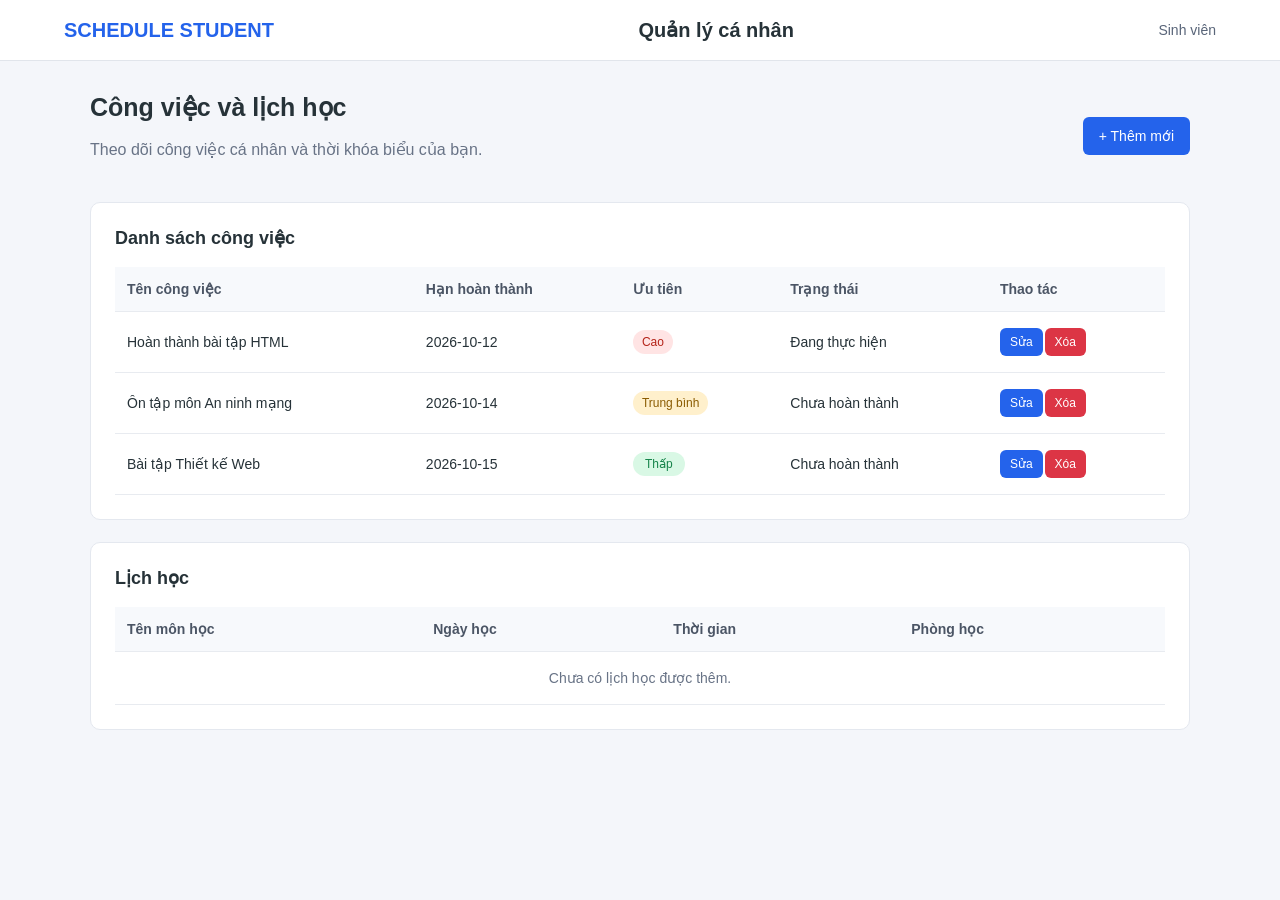
<file: quan_ly_cong_viec_sua_xoa/index.html>
<!DOCTYPE html>
<html lang="vi">
<head>
<meta charset="UTF-8">
<meta name="viewport" content="width=device-width, initial-scale=1.0">
<title>Quản lý cá nhân</title>
<link rel="stylesheet" href="style.css">
</head>
<body>
<header class="header">
  <a class="logo" href="index.html">SCHEDULE STUDENT</a>
  <h1>Quản lý cá nhân</h1>
  <span class="user">Sinh viên</span>
</header>
<main class="container">
  <div class="page-heading">
    <div><h2>Công việc và lịch học</h2><p>Theo dõi công việc cá nhân và thời khóa biểu của bạn.</p></div>
    <a class="button" href="tao.html">+ Thêm mới</a>
  </div>

  <section class="panel">
    <h3>Danh sách công việc</h3>
    <div class="table-wrap">
      <table>
        <thead><tr><th>Tên công việc</th><th>Hạn hoàn thành</th><th>Ưu tiên</th><th>Trạng thái</th><th>Thao tác</th></tr></thead>
        <tbody id="taskList"></tbody>
      </table>
    </div>
  </section>

  <section class="panel">
    <h3>Lịch học</h3>
    <div class="table-wrap">
      <table>
        <thead><tr><th>Tên môn học</th><th>Ngày học</th><th>Thời gian</th><th>Phòng học</th></tr></thead>
        <tbody id="courseList"></tbody>
      </table>
    </div>
  </section>
</main>
<script>
function readData(key) {
  try { return JSON.parse(localStorage.getItem(key) || "[]"); }
  catch (error) { return []; }
}
function saveData(key, data) {
  localStorage.setItem(key, JSON.stringify(data));
}

// Tạo dữ liệu mẫu lần đầu mở trang.
let tasks = readData("tasks");
if (tasks.length === 0 && localStorage.getItem("tasksInitialized") !== "yes") {
  tasks = [
    { id: Date.now() + 1, title: "Hoàn thành bài tập HTML", description: "", startDate: "2026-10-10", endDate: "2026-10-12", priority: "Cao", status: "Đang thực hiện" },
    { id: Date.now() + 2, title: "Ôn tập môn An ninh mạng", description: "", startDate: "2026-10-10", endDate: "2026-10-14", priority: "Trung bình", status: "Chưa hoàn thành" },
    { id: Date.now() + 3, title: "Bài tập Thiết kế Web", description: "", startDate: "2026-10-10", endDate: "2026-10-15", priority: "Thấp", status: "Chưa hoàn thành" }
  ];
  saveData("tasks", tasks);
  localStorage.setItem("tasksInitialized", "yes");
}
// Bổ sung ID cho các công việc cũ được lưu từ phiên bản trước.
let changed = false;
tasks.forEach(task => { if (task.id === undefined || task.id === null) { task.id = Date.now() + Math.floor(Math.random() * 100000); changed = true; } });
if (changed) saveData("tasks", tasks);

function priorityClass(priority) {
  if (priority === "Cao") return "high";
  if (priority === "Trung bình") return "medium";
  return "low";
}
function renderTasks() {
  const list = document.getElementById("taskList");
  list.innerHTML = "";
  if (tasks.length === 0) {
    list.innerHTML = '<tr><td colspan="5" class="empty-message">Chưa có công việc. Nhấn “Thêm mới” để tạo công việc.</td></tr>';
    return;
  }
  tasks.forEach(task => {
    const row = document.createElement("tr");
    const title = document.createElement("td");
    title.textContent = task.title || "-";
    const date = document.createElement("td");
    date.textContent = task.endDate || "-";
    const priority = document.createElement("td");
    const tag = document.createElement("span");
    tag.className = "tag " + priorityClass(task.priority);
    tag.textContent = task.priority || "-";
    priority.appendChild(tag);
    const status = document.createElement("td");
    status.textContent = task.status || "Chưa hoàn thành";
    const actions = document.createElement("td");

    const editLink = document.createElement("a");
    editLink.className = "button small";
    editLink.href = "sua.html?id=" + encodeURIComponent(task.id);
    editLink.textContent = "Sửa";

    const deleteButton = document.createElement("button");
    deleteButton.type = "button";
    deleteButton.className = "button danger small";
    deleteButton.textContent = "Xóa";
    deleteButton.addEventListener("click", () => deleteTask(task.id, task.title));

    actions.append(editLink, deleteButton);
    row.append(title, date, priority, status, actions);
    list.appendChild(row);
  });
}
function deleteTask(id, title) {
  if (!confirm('Bạn có chắc muốn xóa công việc "' + title + '" không?')) return;
  tasks = tasks.filter(task => String(task.id) !== String(id));
  saveData("tasks", tasks);
  renderTasks();
  alert("Đã xóa công việc.");
}
function renderCourses() {
  const courses = readData("courses");
  const list = document.getElementById("courseList");
  list.innerHTML = "";
  if (courses.length === 0) {
    list.innerHTML = '<tr><td colspan="4" class="empty-message">Chưa có lịch học được thêm.</td></tr>';
    return;
  }
  courses.forEach(course => {
    const row = document.createElement("tr");
    [course.name, course.date, course.time, course.room].forEach(value => {
      const cell = document.createElement("td");
      cell.textContent = value || "-";
      row.appendChild(cell);
    });
    list.appendChild(row);
  });
}
renderTasks();
renderCourses();
</script>
</body>
</html>
</file>
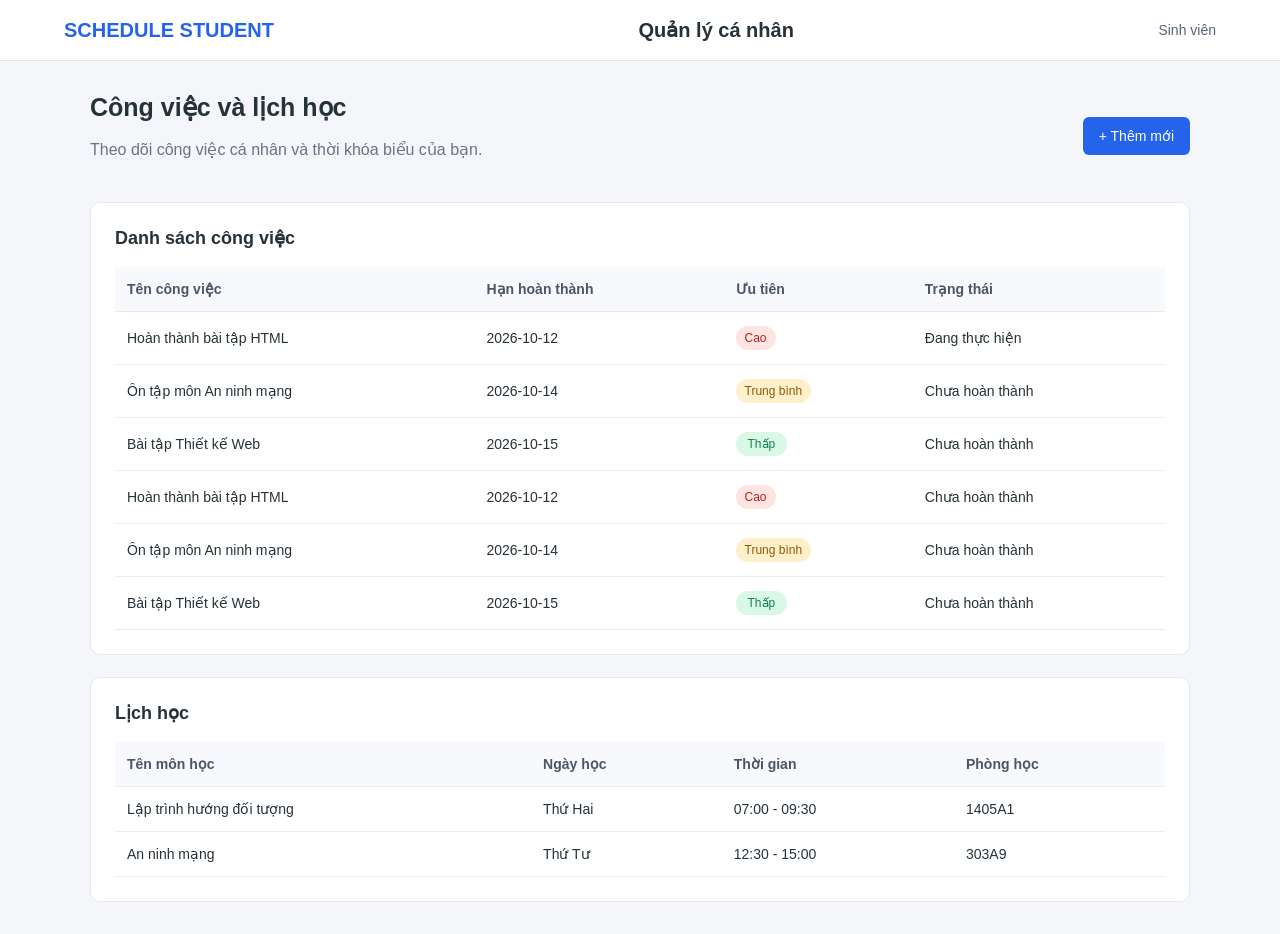
<file: Thêm công việc/index.html>
<!DOCTYPE html>
<html lang="vi">
<head>
<meta charset="UTF-8">
<meta name="viewport" content="width=device-width, initial-scale=1.0">
<title>Quản lý cá nhân</title>
<link rel="stylesheet" href="style.css">
</head>
<body>
<header class="header"><a class="logo" href="index.html">SCHEDULE STUDENT</a><h1>Quản lý cá nhân</h1><span class="user">Sinh viên</span></header>
<main class="container">
<div class="page-heading"><div><h2>Công việc và lịch học</h2><p>Theo dõi công việc cá nhân và thời khóa biểu của bạn.</p></div><a class="button" href="tao.html">+ Thêm mới</a></div>
<section class="panel"><h3>Danh sách công việc</h3><div class="table-wrap"><table><thead><tr><th>Tên công việc</th><th>Hạn hoàn thành</th><th>Ưu tiên</th><th>Trạng thái</th></tr></thead><tbody id="taskList">
<tr><td>Hoàn thành bài tập HTML</td><td>2026-10-12</td><td><span class="tag high">Cao</span></td><td>Đang thực hiện</td></tr>
<tr><td>Ôn tập môn An ninh mạng</td><td>2026-10-14</td><td><span class="tag medium">Trung bình</span></td><td>Chưa hoàn thành</td></tr>
<tr><td>Bài tập Thiết kế Web</td><td>2026-10-15</td><td><span class="tag low">Thấp</span></td><td>Chưa hoàn thành</td></tr>

</tbody></table></div></section>
<section class="panel"><h3>Lịch học</h3><div class="table-wrap"><table><thead><tr><th>Tên môn học</th><th>Ngày học</th><th>Thời gian</th><th>Phòng học</th></tr></thead><tbody id="courseList">
<tr><td>Lập trình hướng đối tượng</td><td>Thứ Hai</td><td>07:00 - 09:30</td><td>1405A1</td></tr>
<tr><td>An ninh mạng</td><td>Thứ Tư</td><td>12:30 - 15:00</td><td>303A9</td></tr>
</tbody></table></div></section>
</main>
<script>

const tasks = JSON.parse(localStorage.getItem("tasks") || "[]");
const courses = JSON.parse(localStorage.getItem("courses") || "[]");

const taskList = document.getElementById("taskList");

tasks.forEach(task => {
    const row = document.createElement("tr");

    // Tên công việc
    const title = document.createElement("td");
    title.textContent = task.title || "-";
    row.appendChild(title);

    // Hạn hoàn thành
    const date = document.createElement("td");
    date.textContent = task.endDate || "-";
    row.appendChild(date);

    // Mức độ ưu tiên có màu
    const priorityCell = document.createElement("td");
    const tag = document.createElement("span");

    tag.className = "tag ";
    if (task.priority === "Cao") {
        tag.className += "high";
    } else if (task.priority === "Trung bình") {
        tag.className += "medium";
    } else {
        tag.className += "low";
    }

    tag.textContent = task.priority || "-";
    priorityCell.appendChild(tag);
    row.appendChild(priorityCell);

    // Trạng thái
    const status = document.createElement("td");
    status.textContent = "Chưa hoàn thành";
    row.appendChild(status);

    taskList.appendChild(row);
});

// Hiển thị lịch học
const courseList = document.getElementById("courseList");

courses.forEach(course => {
    const row = document.createElement("tr");

    [course.name, course.date, course.time, course.room].forEach(value => {
        const cell = document.createElement("td");
        cell.textContent = value || "-";
        row.appendChild(cell);
    });

    courseList.appendChild(row);
});

</script>
</body></html>
</file>
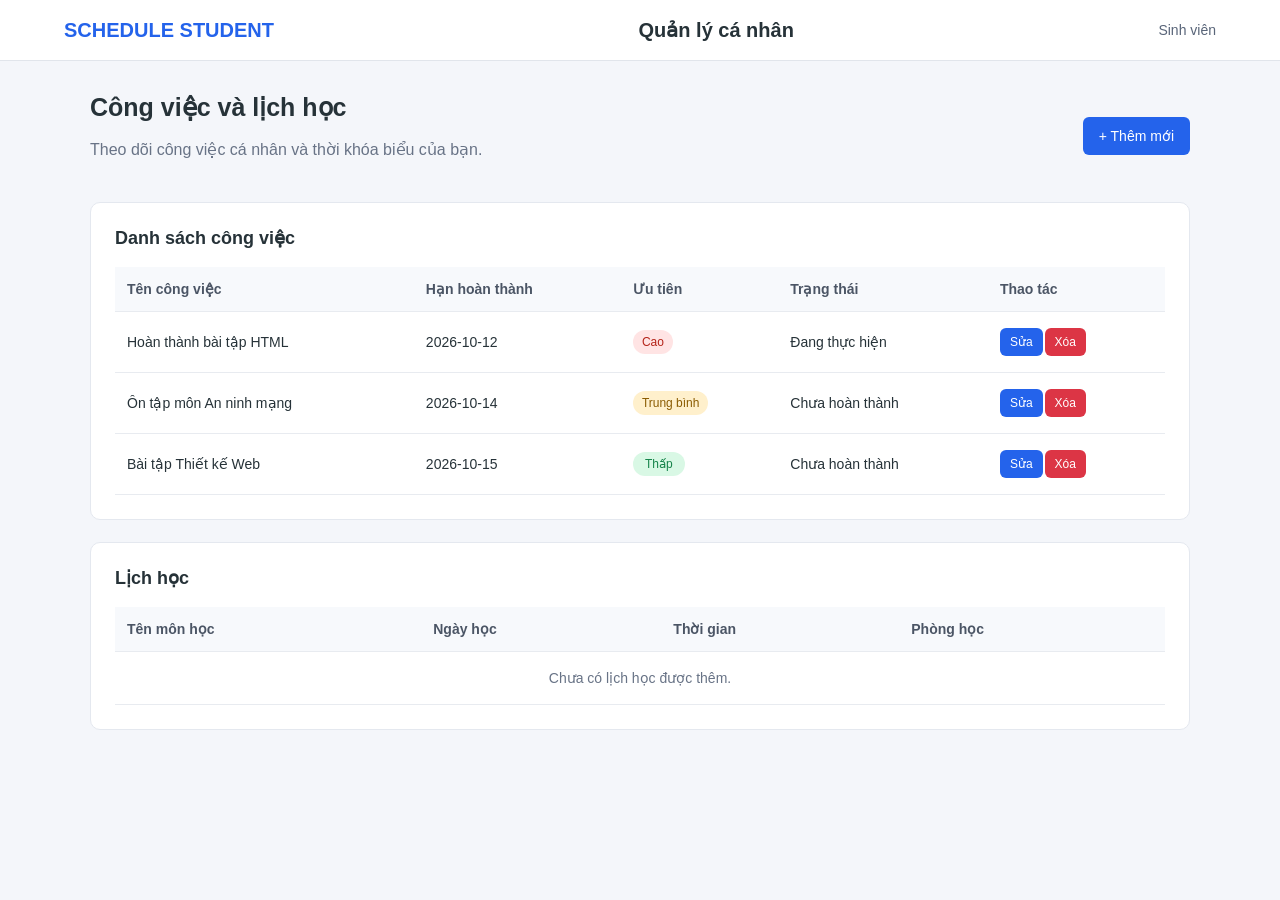
<file: quan_ly_cong_viec_sua_xoa/sua.html>
<!DOCTYPE html>
<html lang="vi">
<head>
<meta charset="UTF-8">
<meta name="viewport" content="width=device-width, initial-scale=1.0">
<title>Sửa công việc</title>
<link rel="stylesheet" href="style.css">
</head>
<body>
<header class="header"><a class="logo" href="index.html">SCHEDULE STUDENT</a><h1>Quản lý cá nhân</h1><span class="user">Sinh viên</span></header>
<main class="container narrow">
  <a class="back-link" href="index.html">← Quay lại danh sách</a>
  <h2>Sửa công việc</h2>
  <p>Chỉnh sửa thông tin công việc rồi nhấn “Lưu thay đổi”.</p>
  <section class="panel">
    <form id="editForm">
      <label for="taskTitle">Tên công việc *</label>
      <input id="taskTitle" required placeholder="Nhập tên công việc">
      <label for="taskDescription">Mô tả</label>
      <textarea id="taskDescription" rows="3" placeholder="Nhập mô tả công việc"></textarea>
      <div class="form-grid">
        <div><label for="taskStart">Ngày bắt đầu *</label><input type="date" id="taskStart" required></div>
        <div><label for="taskEnd">Hạn hoàn thành *</label><input type="date" id="taskEnd" required></div>
      </div>
      <label>Mức độ ưu tiên *</label>
      <div class="difficulty-buttons">
        <button type="button" class="difficulty-btn hard" data-priority="Cao" onclick="choosePriority(this)">Cao</button>
        <button type="button" class="difficulty-btn normal" data-priority="Trung bình" onclick="choosePriority(this)">Trung bình</button>
        <button type="button" class="difficulty-btn easy" data-priority="Thấp" onclick="choosePriority(this)">Thấp</button>
      </div>
      <input type="hidden" id="taskPriority" value="Cao">
      <label for="taskStatus">Trạng thái</label>
      <select id="taskStatus">
        <option>Chưa hoàn thành</option>
        <option>Đang thực hiện</option>
        <option>Đã hoàn thành</option>
      </select>
      <div class="form-actions">
        <button class="button" type="submit">Lưu thay đổi</button>
        <a class="button secondary" href="index.html">Hủy</a>
      </div>
    </form>
  </section>
</main>
<script>
const taskId = new URLSearchParams(window.location.search).get("id");
let tasks = JSON.parse(localStorage.getItem("tasks") || "[]");
const task = tasks.find(item => String(item.id) === String(taskId));

if (!task) {
  alert("Không tìm thấy công việc cần sửa.");
  window.location.href = "index.html";
} else {
  document.getElementById("taskTitle").value = task.title || "";
  document.getElementById("taskDescription").value = task.description || "";
  document.getElementById("taskStart").value = task.startDate || "";
  document.getElementById("taskEnd").value = task.endDate || "";
  document.getElementById("taskPriority").value = task.priority || "Cao";
  document.getElementById("taskStatus").value = task.status || "Chưa hoàn thành";
  document.querySelectorAll(".difficulty-btn").forEach(button => {
    if (button.dataset.priority === (task.priority || "Cao")) button.classList.add("selected");
  });
}

function choosePriority(button) {
  document.querySelectorAll(".difficulty-btn").forEach(item => item.classList.remove("selected"));
  button.classList.add("selected");
  document.getElementById("taskPriority").value = button.dataset.priority;
}

document.getElementById("editForm").addEventListener("submit", function(event) {
  event.preventDefault();
  const startDate = document.getElementById("taskStart").value;
  const endDate = document.getElementById("taskEnd").value;
  if (endDate < startDate) {
    alert("Hạn hoàn thành không được trước ngày bắt đầu!");
    return;
  }
  const index = tasks.findIndex(item => String(item.id) === String(taskId));
  if (index === -1) {
    alert("Không tìm thấy công việc cần sửa.");
    window.location.href = "index.html";
    return;
  }
  tasks[index] = {
    ...tasks[index],
    title: document.getElementById("taskTitle").value.trim(),
    description: document.getElementById("taskDescription").value.trim(),
    startDate,
    endDate,
    priority: document.getElementById("taskPriority").value,
    status: document.getElementById("taskStatus").value
  };
  localStorage.setItem("tasks", JSON.stringify(tasks));
  window.location.href = "thanhcong.html?type=edit";
});
</script>
</body>
</html>
</file>
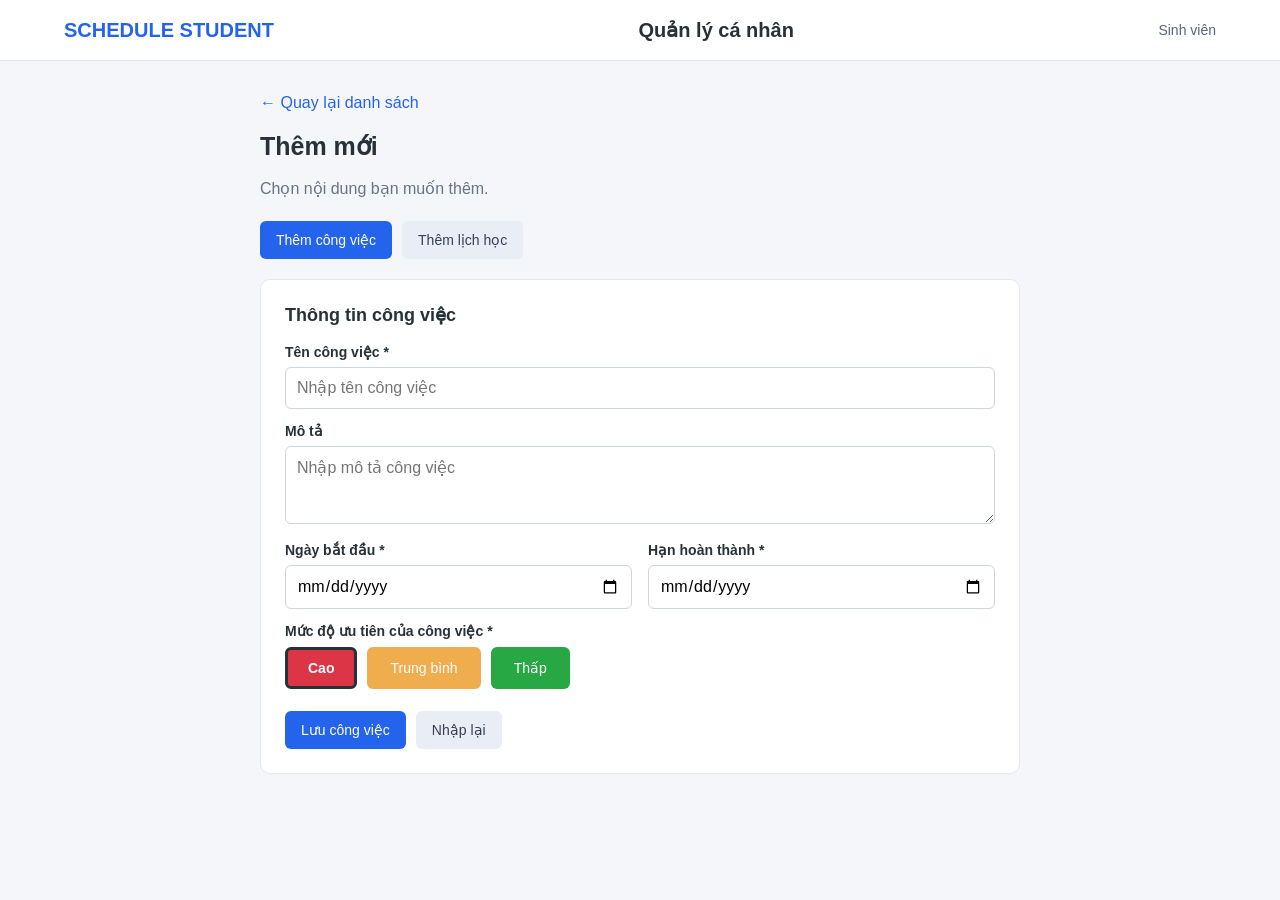
<file: quan_ly_cong_viec_sua_xoa/tao.html>
<!DOCTYPE html>
<html lang="vi">
<head>
<meta charset="UTF-8">
<meta name="viewport" content="width=device-width, initial-scale=1.0">
<title>Thêm công việc hoặc lịch học</title>
<link rel="stylesheet" href="style.css">
</head>
<body>
<header class="header"><a class="logo" href="index.html">SCHEDULE STUDENT</a><h1>Quản lý cá nhân</h1><span class="user">Sinh viên</span></header>
<main class="container narrow">
  <a class="back-link" href="index.html">← Quay lại danh sách</a>
  <h2>Thêm mới</h2><p>Chọn nội dung bạn muốn thêm.</p>
  <div class="switch-buttons">
    <button type="button" class="button" onclick="showForm('taskForm')">Thêm công việc</button>
    <button type="button" class="button secondary" onclick="showForm('courseForm')">Thêm lịch học</button>
  </div>
  <section class="panel" id="taskForm">
    <h3>Thông tin công việc</h3>
    <form onsubmit="return saveTask(event)">
      <label for="taskTitle">Tên công việc *</label><input id="taskTitle" required placeholder="Nhập tên công việc">
      <label for="taskDescription">Mô tả</label><textarea id="taskDescription" rows="3" placeholder="Nhập mô tả công việc"></textarea>
      <div class="form-grid">
        <div><label for="taskStart">Ngày bắt đầu *</label><input type="date" id="taskStart" required></div>
        <div><label for="taskEnd">Hạn hoàn thành *</label><input type="date" id="taskEnd" required></div>
      </div>
      <label>Mức độ ưu tiên của công việc *</label>
      <div class="difficulty-buttons">
        <button type="button" class="difficulty-btn hard selected" data-priority="Cao" onclick="choosePriority(this)">Cao</button>
        <button type="button" class="difficulty-btn normal" data-priority="Trung bình" onclick="choosePriority(this)">Trung bình</button>
        <button type="button" class="difficulty-btn easy" data-priority="Thấp" onclick="choosePriority(this)">Thấp</button>
      </div>
      <input type="hidden" id="taskPriority" value="Cao">
      <div class="form-actions"><button class="button" type="submit">Lưu công việc</button><button class="button secondary" type="reset" onclick="resetPriority()">Nhập lại</button></div>
    </form>
  </section>
  <section class="panel hidden" id="courseForm">
    <h3>Thông tin lịch học</h3>
    <form onsubmit="return saveCourse(event)">
      <label for="courseName">Tên môn học *</label><input id="courseName" required placeholder="Nhập tên môn học">
      <label for="courseDate">Ngày học *</label><input type="date" id="courseDate" required>
      <div class="form-grid"><div><label for="courseTime">Thời gian *</label><input id="courseTime" required placeholder="Ví dụ: 07:00 - 09:30"></div><div><label for="courseRoom">Phòng học</label><input id="courseRoom" placeholder="Ví dụ: A101"></div></div>
      <label for="courseDescription">Ghi chú</label><textarea id="courseDescription" rows="3" placeholder="Nhập ghi chú (nếu có)"></textarea>
      <div class="form-actions"><button class="button" type="submit">Lưu lịch học</button><button class="button secondary" type="reset">Nhập lại</button></div>
    </form>
  </section>
</main>
<script>
function showForm(id) {
  document.getElementById("taskForm").classList.toggle("hidden", id !== "taskForm");
  document.getElementById("courseForm").classList.toggle("hidden", id !== "courseForm");
}
function choosePriority(button) {
  document.querySelectorAll(".difficulty-btn").forEach(item => item.classList.remove("selected"));
  button.classList.add("selected");
  document.getElementById("taskPriority").value = button.dataset.priority;
}
function resetPriority() {
  setTimeout(() => {
    document.querySelectorAll(".difficulty-btn").forEach(item => item.classList.toggle("selected", item.dataset.priority === "Cao"));
    document.getElementById("taskPriority").value = "Cao";
  }, 0);
}
function saveTask(event) {
  event.preventDefault();
  const title = document.getElementById("taskTitle").value.trim();
  const startDate = document.getElementById("taskStart").value;
  const endDate = document.getElementById("taskEnd").value;
  if (endDate < startDate) { alert("Hạn hoàn thành không được trước ngày bắt đầu!"); return false; }
  const tasks = JSON.parse(localStorage.getItem("tasks") || "[]");
  tasks.push({
    id: Date.now(),
    title,
    description: document.getElementById("taskDescription").value.trim(),
    startDate,
    endDate,
    priority: document.getElementById("taskPriority").value,
    status: "Chưa hoàn thành"
  });
  localStorage.setItem("tasks", JSON.stringify(tasks));
  localStorage.setItem("tasksInitialized", "yes");
  window.location.href = "thanhcong.html?type=task";
  return false;
}
function saveCourse(event) {
  event.preventDefault();
  const courses = JSON.parse(localStorage.getItem("courses") || "[]");
  courses.push({
    name: document.getElementById("courseName").value.trim(),
    date: document.getElementById("courseDate").value,
    time: document.getElementById("courseTime").value.trim(),
    room: document.getElementById("courseRoom").value.trim(),
    description: document.getElementById("courseDescription").value.trim()
  });
  localStorage.setItem("courses", JSON.stringify(courses));
  window.location.href = "thanhcong.html?type=course";
  return false;
}
</script>
</body>
</html>
</file>
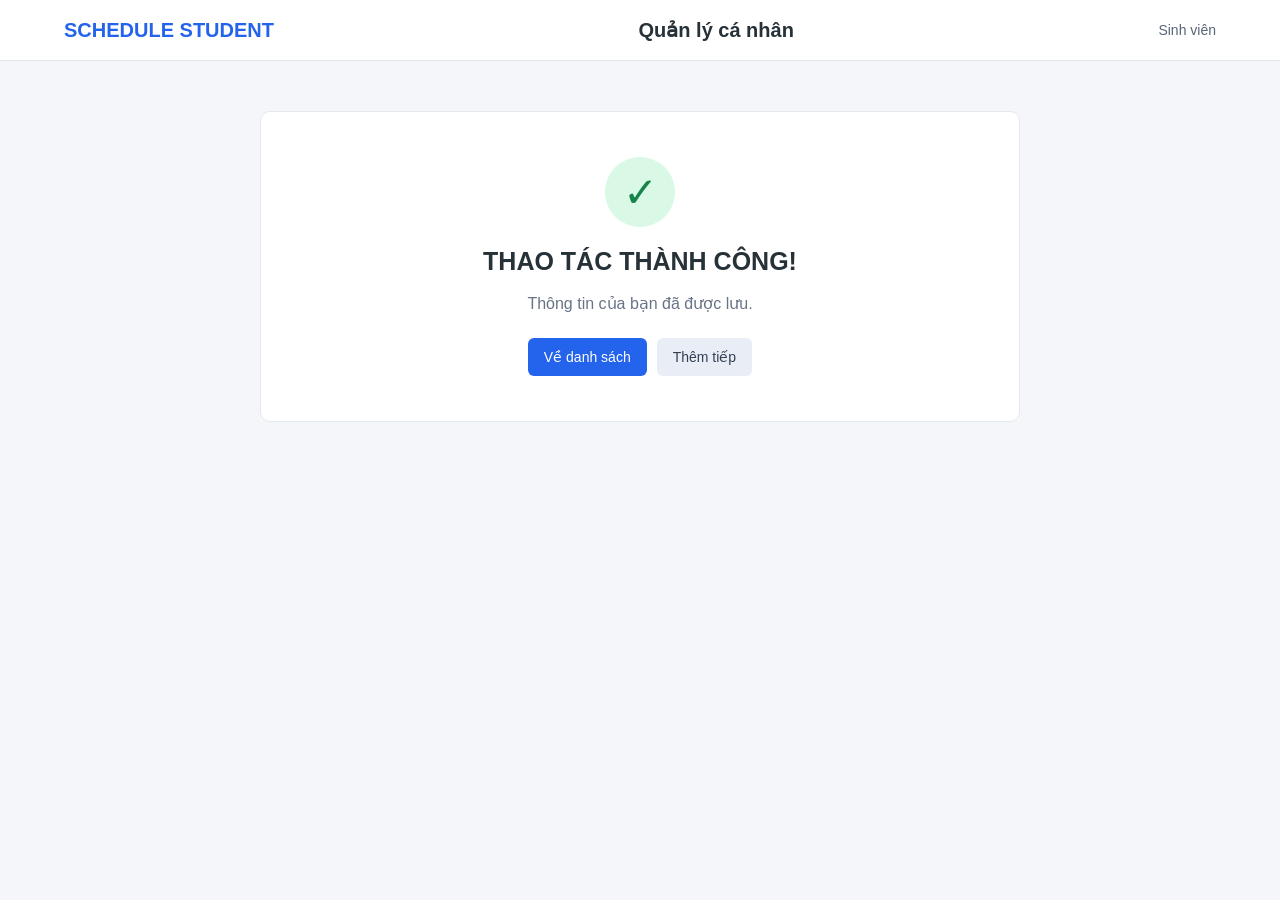
<file: quan_ly_cong_viec_sua_xoa/thanhcong.html>
<!DOCTYPE html>
<html lang="vi">
<head>
<meta charset="UTF-8">
<meta name="viewport" content="width=device-width, initial-scale=1.0">
<title>Thành công</title>
<link rel="stylesheet" href="style.css">
</head>
<body>
<header class="header"><a class="logo" href="index.html">SCHEDULE STUDENT</a><h1>Quản lý cá nhân</h1><span class="user">Sinh viên</span></header>
<main class="container narrow"><section class="panel success-panel">
<div class="checkmark">✓</div><h2 id="successTitle">THAO TÁC THÀNH CÔNG!</h2><p id="successMessage">Thông tin của bạn đã được lưu.</p>
<div class="form-actions center"><a class="button" href="index.html">Về danh sách</a><a class="button secondary" href="tao.html">Thêm tiếp</a></div>
</section></main>
<script>
const type = new URLSearchParams(window.location.search).get("type");
if (type === "task") {
  document.getElementById("successTitle").textContent = "THÊM CÔNG VIỆC THÀNH CÔNG!";
  document.getElementById("successMessage").textContent = "Công việc đã được lưu vào danh sách.";
} else if (type === "course") {
  document.getElementById("successTitle").textContent = "THÊM LỊCH HỌC THÀNH CÔNG!";
  document.getElementById("successMessage").textContent = "Lịch học đã được lưu vào danh sách.";
} else if (type === "edit") {
  document.getElementById("successTitle").textContent = "SỬA CÔNG VIỆC THÀNH CÔNG!";
  document.getElementById("successMessage").textContent = "Thông tin công việc đã được cập nhật.";
}
</script>
</body>
</html>
</file>
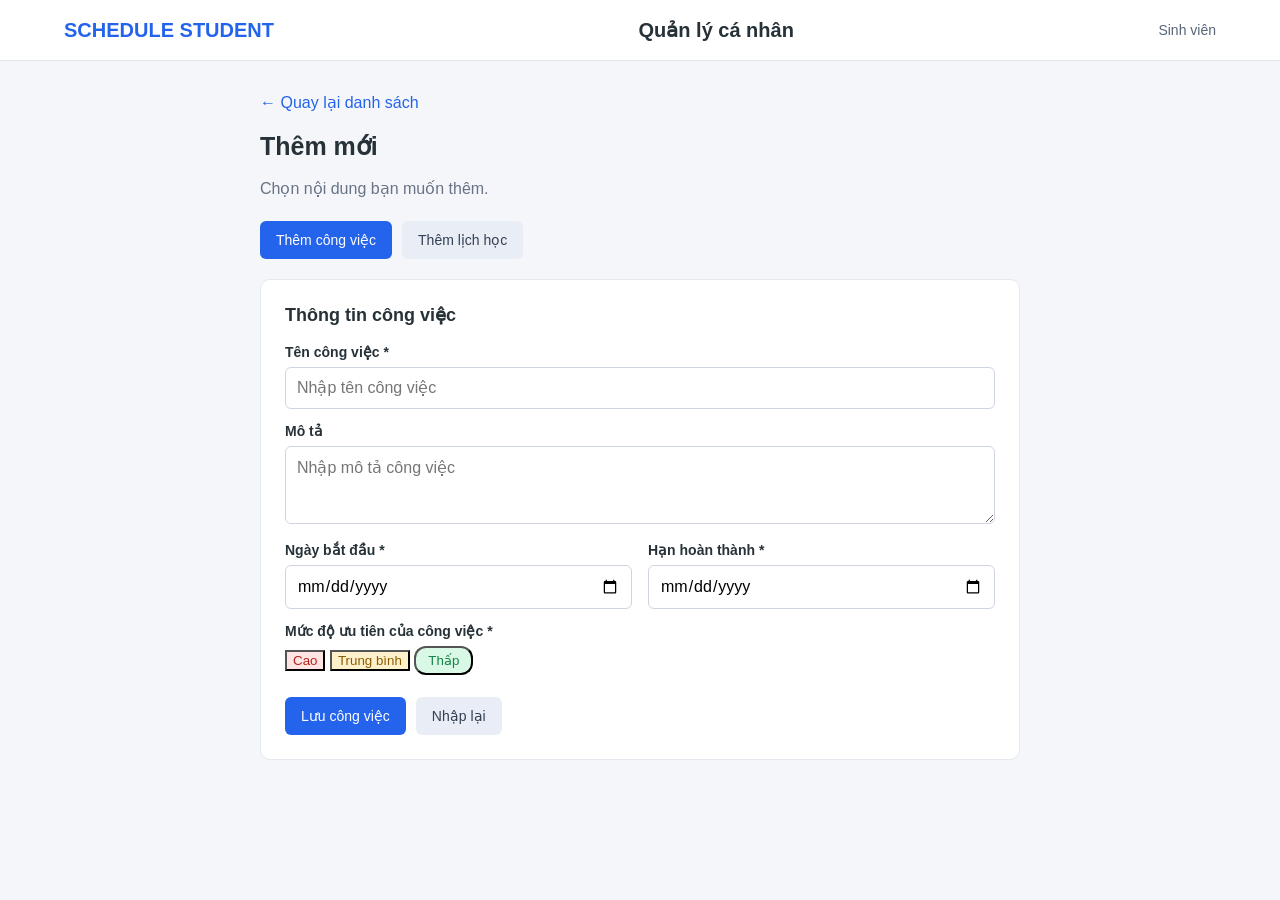
<file: Thêm công việc/tao.html>
<!DOCTYPE html>
<html lang="vi">
<head>
<meta charset="UTF-8">
<meta name="viewport" content="width=device-width, initial-scale=1.0">
<title>Thêm công việc hoặc lịch học</title>
<link rel="stylesheet" href="style.css">
</head>
<body>
<header class="header"><a class="logo" href="index.html">SCHEDULE STUDENT</a><h1>Quản lý cá nhân</h1><span class="user">Sinh viên</span></header>
<main class="container narrow">
<a class="back-link" href="index.html">← Quay lại danh sách</a><h2>Thêm mới</h2><p>Chọn nội dung bạn muốn thêm.</p>
<div class="switch-buttons"><button type="button" class="button" onclick="showForm('taskForm')">Thêm công việc</button><button type="button" class="button secondary" onclick="showForm('courseForm')">Thêm lịch học</button></div>
<section class="panel" id="taskForm"><h3>Thông tin công việc</h3>
<form onsubmit="return saveTask(event)">
<label for="taskTitle">Tên công việc *</label><input id="taskTitle" required placeholder="Nhập tên công việc">
<label for="taskDescription">Mô tả</label><textarea id="taskDescription" rows="3" placeholder="Nhập mô tả công việc"></textarea>
<div class="form-grid"><div><label for="taskStart">Ngày bắt đầu *</label><input type="date" id="taskStart" required></div><div><label for="taskEnd">Hạn hoàn thành *</label><input type="date" id="taskEnd" required></div></div>
<label>Mức độ ưu tiên của công việc *</label>

<div class="difficulty-buttons">
    <button type="button" class="difficulty-btn high selected"
        onclick="choosePriority(this, 'Cao')">Cao</button>

    <button type="button" class="difficulty-btn medium"
        onclick="choosePriority(this, 'Trung bình')">Trung bình</button>

    <button type="button" class="difficulty-btn low"
        onclick="choosePriority(this, 'Thấp')">Thấp</button>
</div>

<input type="hidden" id="taskPriority" value="Cao">
<div class="form-actions"><button class="button" type="submit">Lưu công việc</button><button class="button secondary" type="reset">Nhập lại</button></div>
</form></section>
<section class="panel hidden" id="courseForm"><h3>Thông tin lịch học</h3>
<form onsubmit="return saveCourse(event)">
<label for="courseName">Tên môn học *</label><input id="courseName" required placeholder="Nhập tên môn học">
<label for="courseDate">Ngày học *</label><input type="date" id="courseDate" required>
<div class="form-grid"><div><label for="courseTime">Thời gian *</label><input id="courseTime" required placeholder="Ví dụ: 07:00 - 09:30"></div><div><label for="courseRoom">Phòng học</label><input id="courseRoom" placeholder="Ví dụ: A101"></div></div>
<label for="courseDescription">Ghi chú</label><textarea id="courseDescription" rows="3" placeholder="Nhập ghi chú (nếu có)"></textarea>
<div class="form-actions"><button class="button" type="submit">Lưu lịch học</button><button class="button secondary" type="reset">Nhập lại</button></div>
</form></section>
</main>
<script>
function showForm(id) {
  document.getElementById("taskForm").classList.add("hidden");
  document.getElementById("courseForm").classList.add("hidden");
  document.getElementById(id).classList.remove("hidden");
}
function saveTask(event) {
    event.preventDefault();

    const title = document.getElementById("taskTitle").value.trim();
    const startDate = document.getElementById("taskStart").value;
    const endDate = document.getElementById("taskEnd").value;

    if (endDate < startDate) {
        alert("Hạn hoàn thành không được trước ngày bắt đầu!");
        return false;
    }

    const tasks = JSON.parse(localStorage.getItem("tasks") || "[]");

    tasks.push({
        title: title,
        description: document.getElementById("taskDescription").value.trim(),
        startDate: startDate,
        endDate: endDate,
        priority: document.getElementById("taskPriority").value
    });

    localStorage.setItem("tasks", JSON.stringify(tasks));

    window.location.href = "thanhcong.html?type=task";
    return false;
}
function chooseDifficulty(button, value) {
    document.querySelectorAll(".difficulty-btn").forEach(btn => {
        btn.classList.remove("selected");
    });

    button.classList.add("selected");
    document.getElementById("taskDifficulty").value = value;
}
function saveCourse(event) {
  event.preventDefault();
  const courses = JSON.parse(localStorage.getItem("courses") || "[]");
  courses.push({
    name: document.getElementById("courseName").value.trim(),
    date: document.getElementById("courseDate").value,
    time: document.getElementById("courseTime").value.trim(),
    room: document.getElementById("courseRoom").value.trim(),
    description: document.getElementById("courseDescription").value.trim()
  });
  localStorage.setItem("courses", JSON.stringify(courses));
  window.location.href = "thanhcong.html?type=course";
  return false;
}
function choosePriority(button, value) {
    document.querySelectorAll(".difficulty-btn").forEach(btn => {
        btn.classList.remove("selected");
    });

    button.classList.add("selected");
    document.getElementById("taskPriority").value = value;
}
</script>
</body></html>
</file>
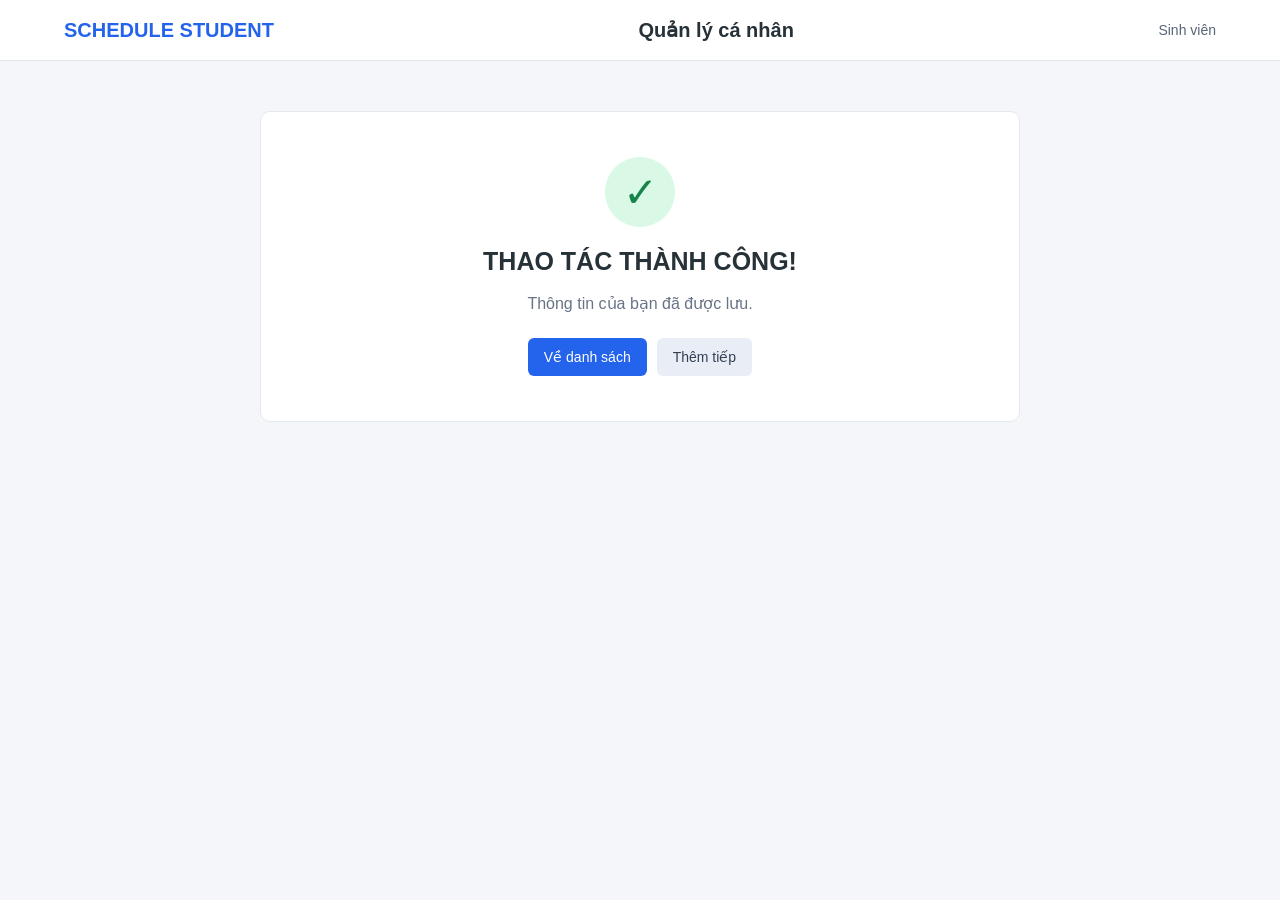
<file: Thêm công việc/thanhcong.html>
<!DOCTYPE html>
<html lang="vi">
<head>
<meta charset="UTF-8">
<meta name="viewport" content="width=device-width, initial-scale=1.0">
<title>Thành công</title>
<link rel="stylesheet" href="style.css">
</head>
<body>
<header class="header"><a class="logo" href="index.html">SCHEDULE STUDENT</a><h1>Quản lý cá nhân</h1><span class="user">Sinh viên</span></header>
<main class="container narrow"><section class="panel success-panel">
<div class="checkmark">✓</div><h2 id="successTitle">THAO TÁC THÀNH CÔNG!</h2><p id="successMessage">Thông tin của bạn đã được lưu.</p>
<div class="form-actions center"><a class="button" href="index.html">Về danh sách</a><a class="button secondary" href="tao.html">Thêm tiếp</a></div>
</section></main>
<script>
const type = new URLSearchParams(window.location.search).get("type");
if (type === "task") {
  document.getElementById("successTitle").textContent = "THÊM CÔNG VIỆC THÀNH CÔNG!";
  document.getElementById("successMessage").textContent = "Công việc đã được lưu vào danh sách.";
} else if (type === "course") {
  document.getElementById("successTitle").textContent = "THÊM LỊCH HỌC THÀNH CÔNG!";
  document.getElementById("successMessage").textContent = "Lịch học đã được lưu vào danh sách.";
}
</script>
</body></html>
</file>
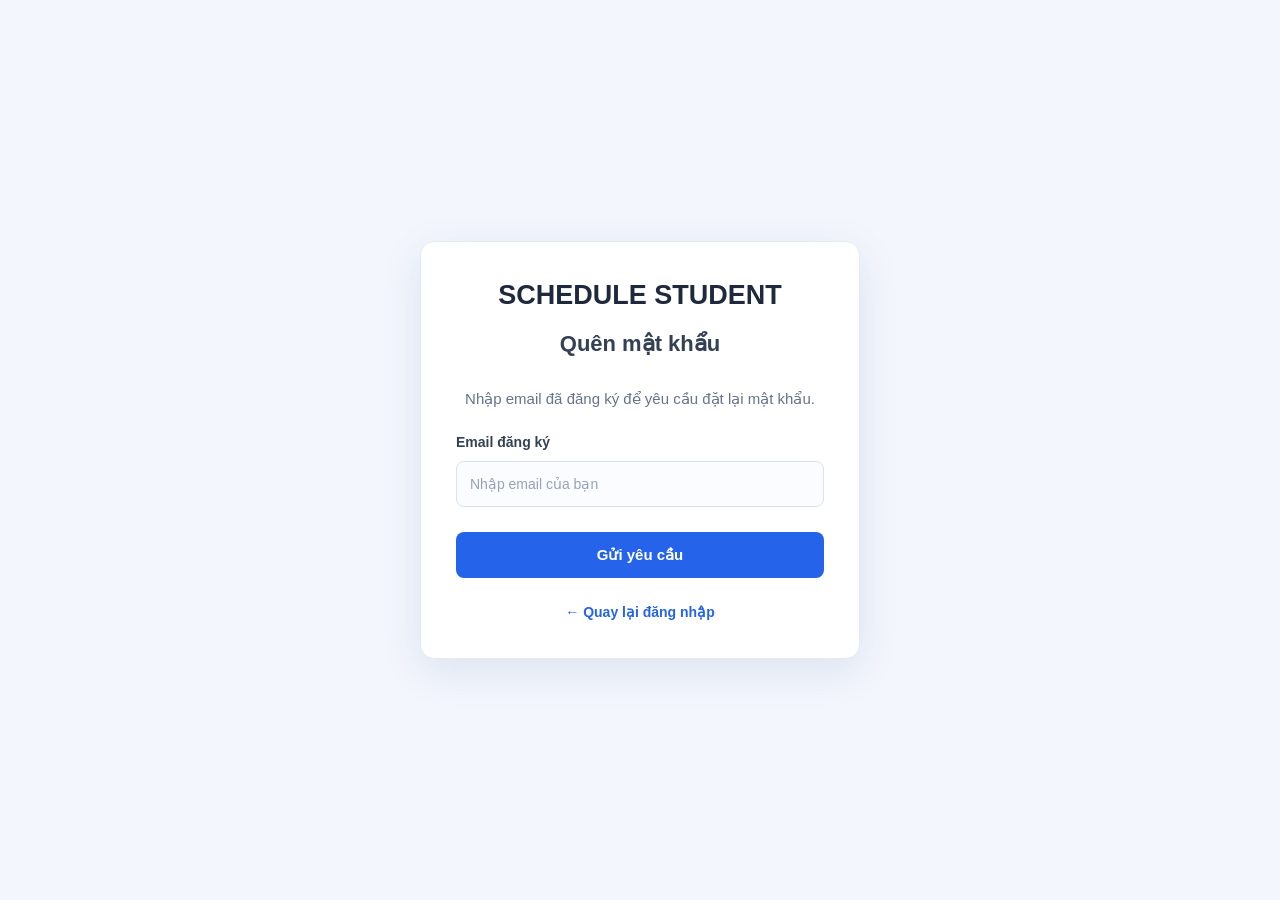
<file: Quản lý công việc sinh viên/public/forgot_password.html>
<!DOCTYPE html>
<html lang="vi">
<head>
    <meta charset="UTF-8">
    <meta name="viewport" content="width=device-width, initial-scale=1.0">
    <title>Quên mật khẩu - SCHEDULE STUDENT</title>
    <link rel="stylesheet" href="style.css">
</head>
<body>
    <div class="auth-container">
        <h1>SCHEDULE STUDENT</h1>
        <h2>Quên mật khẩu</h2>

        <p style="text-align:center; margin-bottom:20px; color:#64748b;">
            Nhập email đã đăng ký để yêu cầu đặt lại mật khẩu.
        </p>

        <div id="message" class="message"></div>

        <form id="forgotPasswordForm">
            <div class="form-group">
                <label for="Email">Email đăng ký</label>
                <input
                    type="email"
                    id="Email"
                    name="Email"
                    placeholder="Nhập email của bạn"
                    required
                >
            </div>

            <button type="submit" class="btn-primary">
                Gửi yêu cầu
            </button>
        </form>

        <p class="auth-link">
            <a href="login.html">← Quay lại đăng nhập</a>
        </p>
    </div>

    <script src="forgot-password.js"></script>
</body>
</html>
</file>
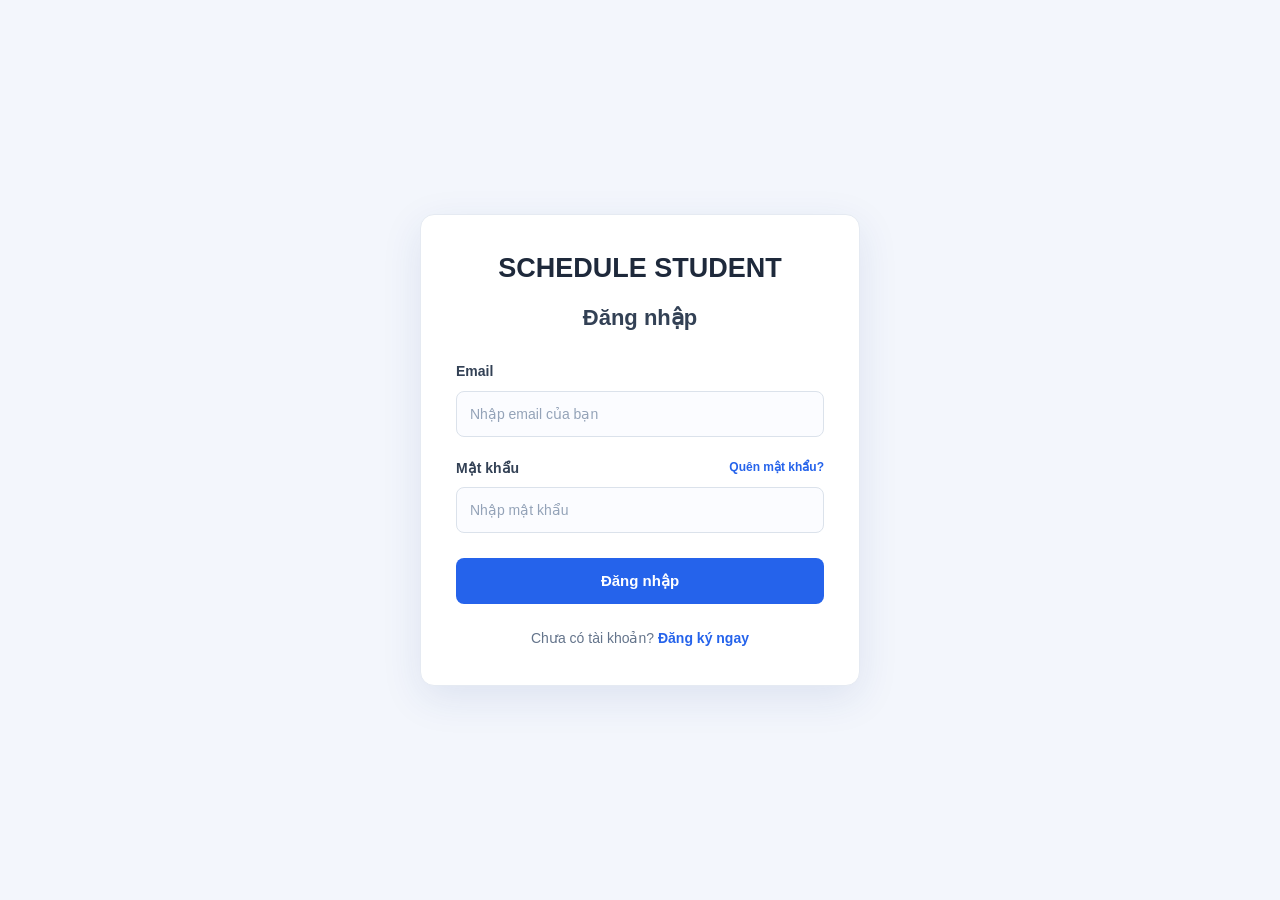
<file: Quản lý công việc sinh viên/public/login.html>
<!DOCTYPE html>
<html lang="vi">
<head>
    <meta charset="UTF-8">
    <meta name="viewport" content="width=device-width, initial-scale=1.0">
    <title>Đăng nhập - SCHEDULE STUDENT</title>
    <link rel="stylesheet" href="style.css">
</head>
<body>
    <div class="auth-container">
        <h1>SCHEDULE STUDENT</h1>
        <h2>Đăng nhập</h2>

        <div id="message" class="message"></div>

        <form id="loginForm">
            <div class="form-group">
                <label for="Email">Email</label>
                <input
                    type="email"
                    id="Email"
                    name="Email"
                    placeholder="Nhập email của bạn"
                    required
                >
            </div>

            <div class="form-group">
                <div class="password-label">
                    <label for="MatKhau">Mật khẩu</label>
                    <a href="forgot-password.html">Quên mật khẩu?</a>
                </div>

                <input
                    type="password"
                    id="MatKhau"
                    name="MatKhau"
                    placeholder="Nhập mật khẩu" required>
            </div>

            <button type="submit" class="btn-primary">
                Đăng nhập
            </button>
        </form>

        <p class="auth-link">
            Chưa có tài khoản?
            <a href="register.html">Đăng ký ngay</a>
        </p>
    </div>

    <script src="login.js"></script>
</body>
</html>
</file>
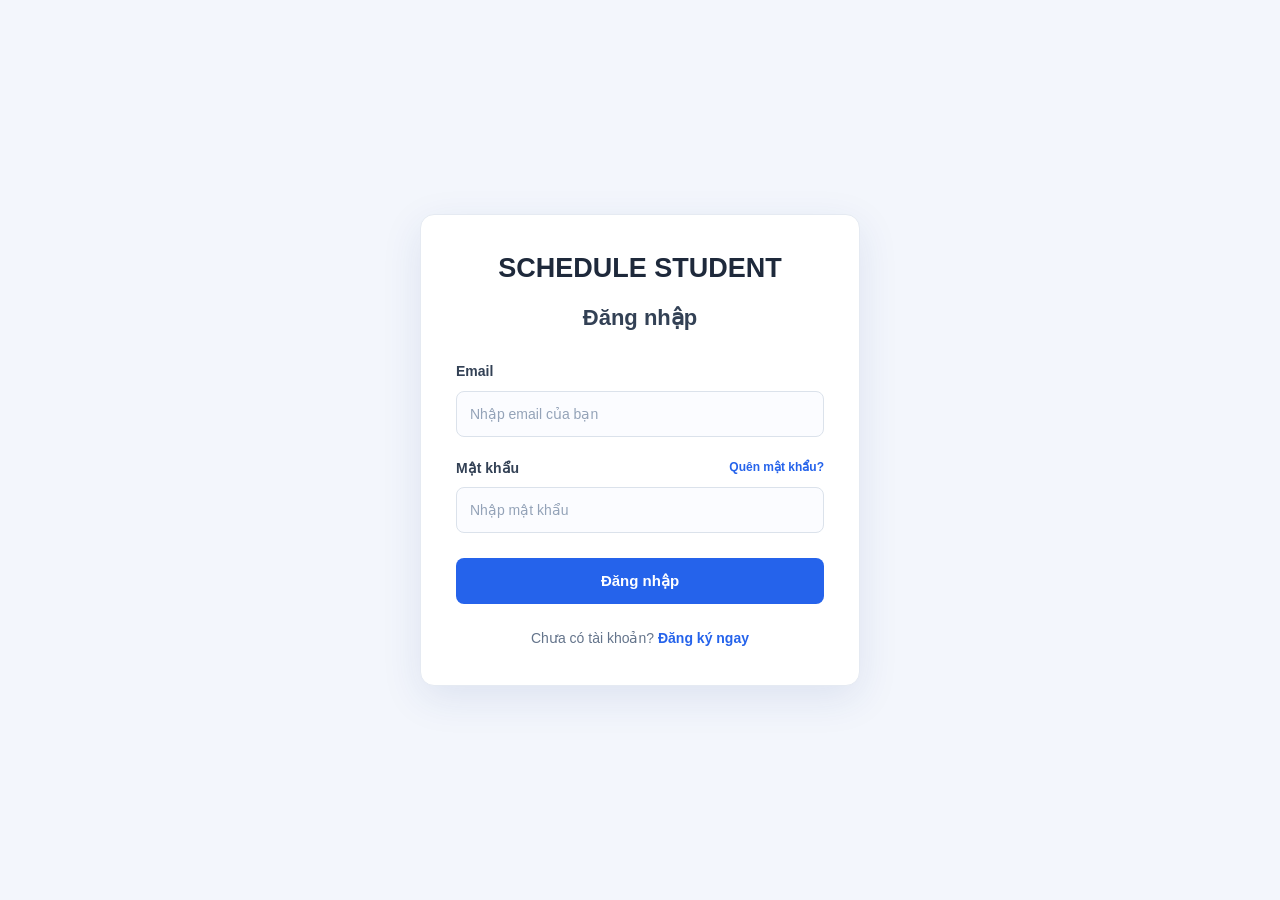
<file: Quản lý công việc sinh viên/public/logout.html>
<!DOCTYPE html>
<html lang="vi">
<head>
    <meta charset="UTF-8">
    <meta name="viewport" content="width=device-width, initial-scale=1.0">
    <link rel="stylesheet" href="style.css">
    <title>Đăng xuất - SCHEDULE STUDENT</title>
</head>
<body>
    <p>Đang đăng xuất...</p>

    <script src="logout.js"></script>
</body>
</html>
</file>
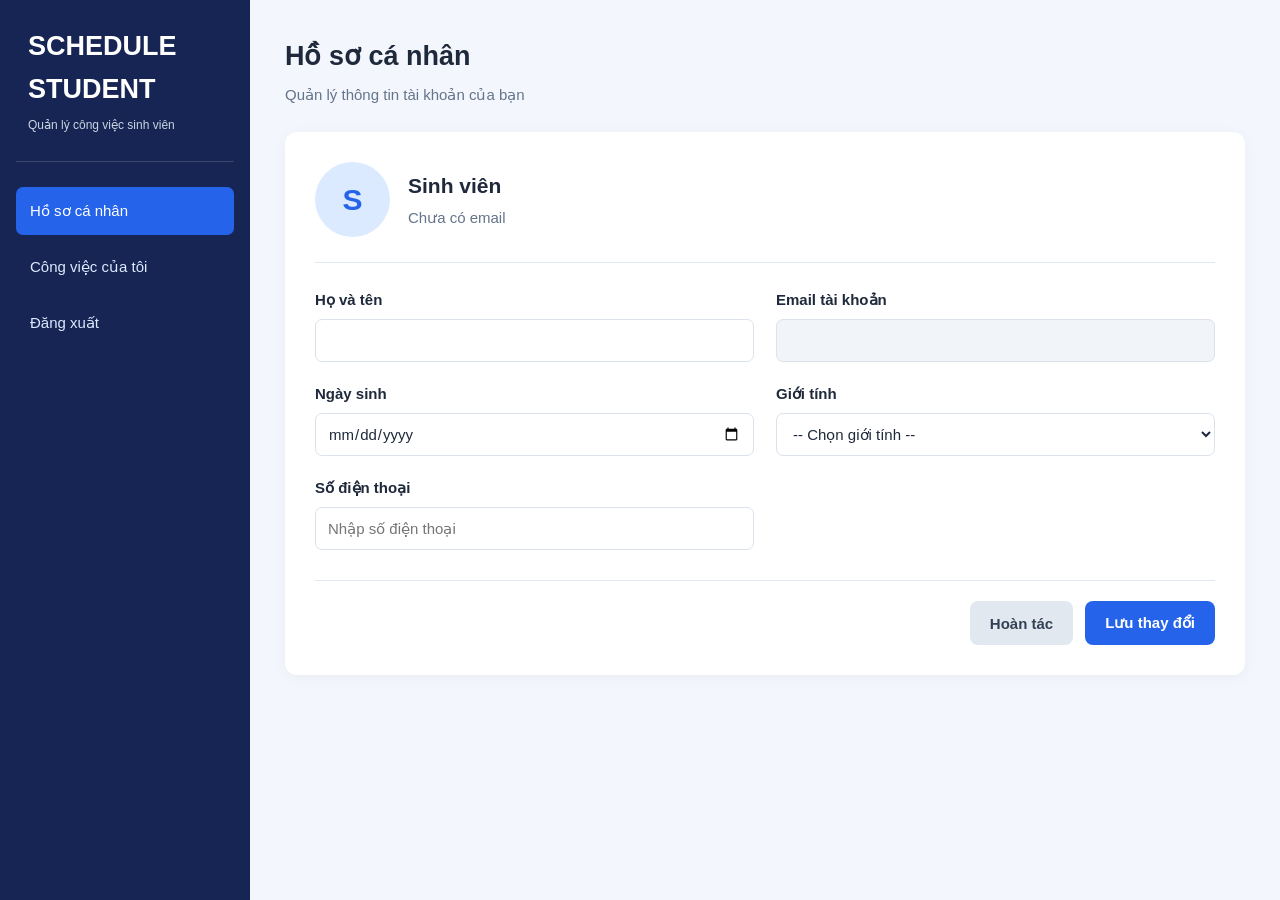
<file: Quản lý công việc sinh viên/public/profile.html>
<!DOCTYPE html>
<html lang="vi">
<head>
    <meta charset="UTF-8">
    <meta name="viewport" content="width=device-width, initial-scale=1.0">
    <title>Hồ sơ cá nhân - SCHEDULE STUDENT</title>
    <link rel="stylesheet" href="style.css">
</head>
<body>
    <div class="profile-layout">

        <!-- Thanh menu bên trái -->
        <aside class="sidebar">
            <div class="sidebar-brand">
                <h2>SCHEDULE STUDENT</h2>
                <p>Quản lý công việc sinh viên</p>
            </div>

            <nav class="sidebar-nav">
                <a href="profile.html" class="active">
                    Hồ sơ cá nhân
                </a>

                <a href="tasks.html">
                    Công việc của tôi
                </a>

                <a href="logout.html">
                    Đăng xuất
                </a>
            </nav>
        </aside>

        <!-- Nội dung chính -->
        <main class="profile-main">
            <header class="page-header">
                <div>
                    <h1>Hồ sơ cá nhân</h1>
                    <p>Quản lý thông tin tài khoản của bạn</p>
                </div>
            </header>

            <section class="profile-card">
                <div class="profile-summary">
                    <div class="profile-avatar" id="profileAvatar">
                        U
                    </div>

                    <div>
                        <h2 id="displayName">Người dùng</h2>
                        <p id="displayEmail">Chưa có email</p>
                    </div>
                </div>

                <div id="profileMessage" class="message"></div>

                <form id="profileForm">
                    <div class="profile-form-grid">

                        <div class="form-group">
                            <label for="HoTen">Họ và tên</label>
                            <input
                                type="text"
                                id="HoTen"
                                name="HoTen"
                                maxlength="100"
                                required
                            >
                        </div>

                        <div class="form-group">
                            <label for="Email">Email tài khoản</label>
                            <input
                                type="email"
                                id="Email"
                                name="Email"
                                readonly
                            >
                        </div>

                        <div class="form-group">
                            <label for="NgaySinh">Ngày sinh</label>
                            <input
                                type="date"
                                id="NgaySinh"
                                name="NgaySinh"
                            >
                        </div>

                        <div class="form-group">
                            <label for="GioiTinh">Giới tính</label>
                            <select id="GioiTinh" name="GioiTinh">
                                <option value="">-- Chọn giới tính --</option>
                                <option value="Nam">Nam</option>
                                <option value="Nữ">Nữ</option>
                                <option value="Khác">Khác</option>
                            </select>
                        </div>

                        <div class="form-group">
                            <label for="SoDienThoai">Số điện thoại</label>
                            <input
                                type="tel"
                                id="SoDienThoai"
                                name="SoDienThoai"
                                placeholder="Nhập số điện thoại"
                            >
                        </div>

                    </div>

                    <div class="profile-actions">
                        <button
                            type="reset"
                            class="btn-secondary"
                            id="resetProfile"
                        >
                            Hoàn tác
                        </button>

                        <button type="submit" class="btn-primary">
                            Lưu thay đổi
                        </button>
                    </div>
                </form>
            </section>
        </main>
    </div>

    <script src="profile.js"></script>
</body>
</html>
</file>
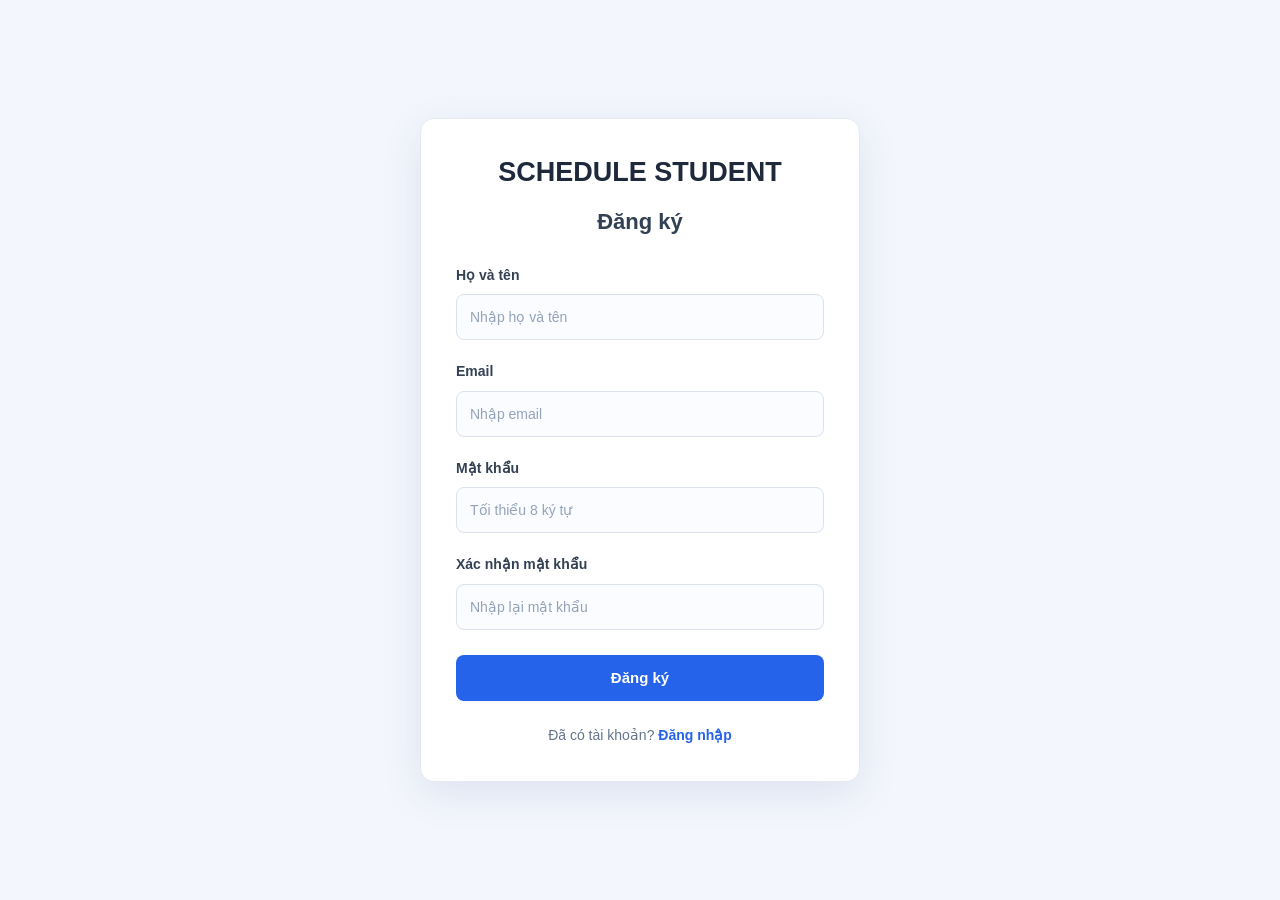
<file: Quản lý công việc sinh viên/public/register.html>
<!DOCTYPE html>
<html lang="vi">
<head>
    <meta charset="UTF-8">
    <meta name="viewport" content="width=device-width, initial-scale=1.0">
    <title>Đăng ký - QLCVSV</title>
    <link rel="stylesheet" href="style.css">
</head>
<body>
    <div class="auth-container">
        <h1>SCHEDULE STUDENT</h1>
        <h2>Đăng ký</h2>

        <div id="message" class="message"></div>

        <form id="registerForm">
            <div class="form-group">
                <label for="HoTen">Họ và tên</label>
                <input
                    type="text"
                    id="HoTen"
                    name="HoTen"
                    placeholder="Nhập họ và tên"
                    maxlength="100"
                    required
                >
            </div>

            <div class="form-group">
                <label for="Email">Email</label>
                <input
                    type="email"
                    id="Email"
                    name="Email"
                    placeholder="Nhập email"
                    required
                >
            </div>

            <div class="form-group">
                <label for="MatKhau">Mật khẩu</label>
                <input
                    type="password"
                    id="MatKhau"
                    name="MatKhau"
                    placeholder="Tối thiểu 8 ký tự"
                    minlength="8"
                    required
                >
            </div>

            <div class="form-group">
                <label for="XacNhan">Xác nhận mật khẩu</label>
                <input
                    type="password"
                    id="XacNhan"
                    name="XacNhan"
                    placeholder="Nhập lại mật khẩu"
                    required
                >
            </div>

            <button type="submit" class="btn-primary">
                Đăng ký
            </button>
        </form>

        <p class="auth-link">
            Đã có tài khoản?
            <a href="login.html">Đăng nhập</a>
        </p>
    </div>

    <script src="register.js"></script>
</body>
</html>
</file>
<file: quan_ly_cong_viec_sua_xoa/style.css>
* { box-sizing: border-box; }
body { margin: 0; font-family: Arial, sans-serif; background: #f4f6fa; color: #263238; }
.header { display: flex; align-items: center; justify-content: space-between; gap: 16px; padding: 18px 5%; background: white; border-bottom: 1px solid #e1e5eb; }
.logo { color: #2463eb; font-weight: bold; text-decoration: none; font-size: 20px; }
.header h1 { font-size: 20px; margin: 0; }
.user { color: #596579; font-size: 14px; }
.container { width: 90%; max-width: 1100px; margin: 32px auto; }
.narrow { max-width: 760px; }
.page-heading { display: flex; justify-content: space-between; align-items: center; gap: 16px; margin-bottom: 24px; }
h2 { margin: 0 0 8px; font-size: 25px; }
h3 { margin: 0 0 18px; font-size: 18px; }
p { color: #687386; line-height: 1.5; }
.panel { background: white; padding: 24px; margin-bottom: 22px; border: 1px solid #e4e8ef; border-radius: 10px; }
.table-wrap { overflow-x: auto; }
table { width: 100%; border-collapse: collapse; min-width: 760px; }
th, td { padding: 14px 12px; text-align: left; border-bottom: 1px solid #e8ebf0; font-size: 14px; }
th { background: #f7f9fc; color: #4b5565; }
.tag { display: inline-block; padding: 5px 9px; border-radius: 12px; font-size: 12px; }
.high { background: #ffe4e4; color: #b42318; }
.medium { background: #fff0cc; color: #8a5b00; }
.low { background: #d9f8e5; color: #16834a; padding: 5px 12px; border-radius: 12px; }
.button { display: inline-block; border: 0; border-radius: 6px; background: #2463eb; color: white; text-decoration: none; padding: 11px 16px; font-size: 14px; cursor: pointer; font-family: inherit; }
.button:hover { background: #174fc4; }
.button.secondary { background: #e9edf5; color: #344054; }
.button.secondary:hover { background: #dce2ec; }
.button.danger { background: #dc3545; }
.button.danger:hover { background: #b02a37; }
.button.small { padding: 7px 10px; font-size: 12px; margin: 2px 2px 2px 0; }
.back-link { display: inline-block; margin-bottom: 20px; color: #2463eb; text-decoration: none; }
.switch-buttons { display: flex; flex-wrap: wrap; gap: 10px; margin: 20px 0; }
label { display: block; margin: 14px 0 7px; font-weight: bold; font-size: 14px; }
input, textarea, select { width: 100%; padding: 11px; border: 1px solid #cfd5df; border-radius: 6px; font: inherit; background: white; }
input:focus, textarea:focus, select:focus { outline: 2px solid #c7d7ff; border-color: #2463eb; }
.form-grid { display: grid; grid-template-columns: 1fr 1fr; gap: 16px; }
.form-actions { display: flex; flex-wrap: wrap; gap: 10px; margin-top: 22px; }
.hidden { display: none; }
.success-panel { text-align: center; padding: 45px 24px; margin-top: 50px; }
.checkmark { display: inline-flex; align-items: center; justify-content: center; width: 70px; height: 70px; border-radius: 50%; background: #d9f8e5; color: #16834a; font-size: 42px; margin-bottom: 20px; }
.center { justify-content: center; }
.difficulty-buttons { display: flex; flex-wrap: wrap; gap: 10px; margin-top: 8px; }
.difficulty-btn { padding: 10px 20px; border: 3px solid transparent; border-radius: 6px; color: white; font-size: 14px; cursor: pointer; }
.difficulty-btn.easy { background-color: #28a745; }
.difficulty-btn.normal { background-color: #f0ad4e; }
.difficulty-btn.hard { background-color: #dc3545; }
.difficulty-btn.selected { border-color: #263238; font-weight: bold; }
.empty-message { color: #687386; text-align: center; padding: 18px; }
@media (max-width: 650px) {
  .header { flex-wrap: wrap; padding: 16px 5%; }
  .header h1 { order: 3; width: 100%; }
  .page-heading { align-items: flex-start; flex-direction: column; }
  .form-grid { grid-template-columns: 1fr; gap: 0; }
  .panel { padding: 18px; }
}
</file>
<file: Thêm công việc/style.css>
* { box-sizing: border-box; }
body { margin: 0; font-family: Arial, sans-serif; background: #f4f6fa; color: #263238; }
.header { display: flex; align-items: center; justify-content: space-between; gap: 16px; padding: 18px 5%; background: white; border-bottom: 1px solid #e1e5eb; }
.logo { color: #2463eb; font-weight: bold; text-decoration: none; font-size: 20px; }
.header h1 { font-size: 20px; margin: 0; }
.user { color: #596579; font-size: 14px; }
.container { width: 90%; max-width: 1100px; margin: 32px auto; }
.narrow { max-width: 760px; }
.page-heading { display: flex; justify-content: space-between; align-items: center; gap: 16px; margin-bottom: 24px; }
h2 { margin: 0 0 8px; font-size: 25px; }
h3 { margin: 0 0 18px; font-size: 18px; }
p { color: #687386; line-height: 1.5; }
.panel { background: white; padding: 24px; margin-bottom: 22px; border: 1px solid #e4e8ef; border-radius: 10px; }
.table-wrap { overflow-x: auto; }
table { width: 100%; border-collapse: collapse; min-width: 600px; }
th, td { padding: 14px 12px; text-align: left; border-bottom: 1px solid #e8ebf0; font-size: 14px; }
th { background: #f7f9fc; color: #4b5565; }
.tag { display: inline-block; padding: 5px 9px; border-radius: 12px; font-size: 12px; }
.high { background: #ffe4e4; color: #b42318; }
.medium { background: #fff0cc; color: #8a5b00; }
.low {background: #d9f8e5;color: #16834a;padding: 5px 12px;border-radius: 12px;}
.button { display: inline-block; border: 0; border-radius: 6px; background: #2463eb; color: white; text-decoration: none; padding: 11px 16px; font-size: 14px; cursor: pointer; font-family: inherit; }
.button:hover { background: #174fc4; }
.button.secondary { background: #e9edf5; color: #344054; }
.button.secondary:hover { background: #dce2ec; }
.back-link { display: inline-block; margin-bottom: 20px; color: #2463eb; text-decoration: none; }
.switch-buttons { display: flex; flex-wrap: wrap; gap: 10px; margin: 20px 0; }
label { display: block; margin: 14px 0 7px; font-weight: bold; font-size: 14px; }
input, textarea, select { width: 100%; padding: 11px; border: 1px solid #cfd5df; border-radius: 6px; font: inherit; background: white; }
input:focus, textarea:focus, select:focus { outline: 2px solid #c7d7ff; border-color: #2463eb; }
.form-grid { display: grid; grid-template-columns: 1fr 1fr; gap: 16px; }
.form-actions { display: flex; flex-wrap: wrap; gap: 10px; margin-top: 22px; }
.hidden { display: none; }
.success-panel { text-align: center; padding: 45px 24px; margin-top: 50px; }
.checkmark { display: inline-flex; align-items: center; justify-content: center; width: 70px; height: 70px; border-radius: 50%; background: #d9f8e5; color: #16834a; font-size: 42px; margin-bottom: 20px; }
.center { justify-content: center; }
@media (max-width: 650px) {
.header { flex-wrap: wrap; padding: 16px 5%; }
.header h1 { order: 3; width: 100%; }
.page-heading { align-items: flex-start; flex-direction: column; }
.form-grid { grid-template-columns: 1fr; gap: 0; }
.panel { padding: 18px; }
.difficulty-buttons {
    display: flex;
    gap: 10px;
    margin-top: 8px;
}

.difficulty-btn {
    padding: 10px 20px;
    border: 3px solid transparent;
    border-radius: 6px;
    color: white;
    font-size: 14px;
    cursor: pointer;
}

.difficulty-btn.easy {
    background-color: #28a745;
}

.difficulty-btn.normal {
    background-color: #f0ad4e;
}

.difficulty-btn.hard {
    background-color: #dc3545;
}

.difficulty-btn.selected {
    border-color: #263238;
    font-weight: bold;
}
}
</file>
<file: Quản lý công việc sinh viên/public/style.css>
/* =========================================
   1. CÀI ĐẶT CHUNG
========================================= */

* {
    margin: 0;
    padding: 0;
    box-sizing: border-box;
}

:root {
    --primary: #2563eb;
    --primary-hover: #1d4ed8;
    --background: #f3f6fc;
    --white: #ffffff;
    --text: #1e293b;
    --text-light: #64748b;
    --border: #dbe2eb;
    --danger: #dc2626;
    --success: #15803d;
}

body {
    font-family: Arial, Helvetica, sans-serif;
    font-size: 15px;
    line-height: 1.6;
    color: var(--text);
    background: var(--background);
}

a {
    color: var(--primary);
    text-decoration: none;
}

a:hover {
    text-decoration: underline;
}

input,
select,
textarea,
button {
    font-family: inherit;
    font-size: inherit;
}

/* =========================================
   2. ĐĂNG NHẬP VÀ ĐĂNG KÝ
   Áp dụng cho .auth-container
========================================= */

body:has(.auth-container) {
    min-height: 100vh;
    display: flex;
    justify-content: center;
    align-items: center;
    padding: 20px;
    background: #f3f6fc;
}

.auth-container {
    width: 100%;
    max-width: 440px;
    margin: 0;
    padding: 35px;
    background: var(--white);
    border: 1px solid #e5eaf2;
    border-radius: 14px;
    box-shadow: 0 12px 40px rgba(30, 58, 138, 0.10);
}

.auth-container h1 {
    margin-bottom: 12px;
    color: #1e293b;
    font-size: 27px;
    line-height: 1.4;
    text-align: center;
}

.auth-container h2 {
    margin-bottom: 25px;
    color: #334155;
    font-size: 22px;
    text-align: center;
}

.auth-container form {
    width: 100%;
}

.auth-container .form-group {
    display: flex;
    flex-direction: column;
    margin-bottom: 20px;
}

.auth-container label {
    display: block;
    margin-bottom: 8px;
    color: #334155;
    font-size: 14px;
    font-weight: 600;
}

.auth-container input {
    display: block;
    width: 100%;
    height: 46px;
    padding: 0 13px;
    border: 1px solid var(--border);
    border-radius: 8px;
    outline: none;
    background: #fbfcff;
    color: var(--text);
    font-size: 14px;
    transition: border-color 0.2s, box-shadow 0.2s;
}

.auth-container input::placeholder {
    color: #94a3b8;
}

.auth-container input:focus {
    border-color: #3b82f6;
    background: #ffffff;
    box-shadow: 0 0 0 3px rgba(59, 130, 246, 0.12);
}

.btn-primary {
    display: inline-flex;
    justify-content: center;
    align-items: center;
    min-height: 44px;
    padding: 10px 20px;
    border: none;
    border-radius: 8px;
    background: var(--primary);
    color: #ffffff;
    font-weight: 600;
    cursor: pointer;
    transition: background 0.2s, transform 0.2s;
}

.btn-primary:hover {
    background: var(--primary-hover);
}

.auth-container .btn-primary {
    width: 100%;
    min-height: 46px;
    margin-top: 5px;
    font-size: 15px;
}

.auth-container .auth-link {
    margin-top: 23px;
    color: var(--text-light);
    font-size: 14px;
    text-align: center;
}

.auth-container .auth-link a {
    color: var(--primary);
    font-weight: 600;
}

.auth-container .message:empty {
    display: none;
}

.auth-container .message:not(:empty) {
    margin-bottom: 18px;
    padding: 10px 12px;
    border: 1px solid #fecaca;
    border-radius: 7px;
    background: #fef2f2;
    color: #b91c1c;
    font-size: 14px;
}

/* =========================================
   3. THÔNG BÁO DÙNG CHUNG
========================================= */

.message {
    font-size: 14px;
}

.alert {
    padding: 12px;
    margin-bottom: 15px;
    border-radius: 7px;
}

.alert-success {
    background: #dcfce7;
    color: var(--success);
}

.alert-error {
    background: #fee2e2;
    color: var(--danger);
}

/* Liên kết quên mật khẩu */

.password-label {
    display: flex;
    align-items: center;
    justify-content: space-between;
    gap: 10px;
    margin-bottom: 8px;
}

.auth-container .password-label label {
    margin-bottom: 0;
}

.password-label a {
    color: #2563eb;
    font-size: 12px;
    font-weight: 600;
    text-decoration: none;
    white-space: nowrap;
}

.password-label a:hover {
    color: #1d4ed8;
    text-decoration: underline;
}


/* =========================================
   4. HỒ SƠ CÁ NHÂN
========================================= */

.profile-layout {
    display: flex;
    min-height: 100vh;
}

/* Menu bên trái */

.sidebar {
    width: 250px;
    min-width: 250px;
    padding: 25px 16px;
    background: #172554;
    color: #ffffff;
}

.sidebar-brand {
    padding: 0 12px 25px;
    border-bottom: 1px solid rgba(255, 255, 255, 0.15);
}

.sidebar-brand h2 {
    margin-bottom: 5px;
    color: #ffffff;
    font-size: 27px;
}

.sidebar-brand p {
    color: #cbd5e1;
    font-size: 12px;
}

.sidebar-nav {
    display: flex;
    flex-direction: column;
    gap: 8px;
    margin-top: 25px;
}

.sidebar-nav a {
    display: block;
    padding: 12px 14px;
    border-radius: 7px;
    color: #dbeafe;
}

.sidebar-nav a:hover,
.sidebar-nav a.active {
    background: var(--primary);
    color: #ffffff;
    text-decoration: none;
}

/* Nội dung chính */

.profile-main {
    flex: 1;
    min-width: 0;
    padding: 35px;
}

.page-header {
    margin-bottom: 25px;
}

.page-header h1 {
    margin-bottom: 5px;
    font-size: 27px;
}

.page-header p {
    color: var(--text-light);
}

/* Khung nội dung */

.profile-card {
    width: 100%;
    max-width: 1000px;
    padding: 30px;
    border-radius: 12px;
    background: #ffffff;
    box-shadow: 0 3px 15px rgba(0, 0, 0, 0.04);
}

.profile-summary {
    display: flex;
    align-items: center;
    gap: 18px;
    padding-bottom: 25px;
    margin-bottom: 25px;
    border-bottom: 1px solid #e2e8f0;
}

.profile-avatar {
    display: flex;
    align-items: center;
    justify-content: center;
    flex-shrink: 0;
    width: 75px;
    height: 75px;
    border-radius: 50%;
    background: #dbeafe;
    color: var(--primary);
    font-size: 30px;
    font-weight: 700;
    text-transform: uppercase;
}

.profile-summary h2 {
    margin-bottom: 4px;
    font-size: 21px;
}

.profile-summary p {
    color: var(--text-light);
    overflow-wrap: anywhere;
}

.profile-form-grid {
    display: grid;
    grid-template-columns: repeat(2, minmax(0, 1fr));
    gap: 0 22px;
}

.profile-card .form-group {
    display: flex;
    flex-direction: column;
    margin-bottom: 20px;
}

.profile-card .form-group label {
    margin-bottom: 7px;
    font-weight: 600;
}

.profile-card .form-group input,
.profile-card .form-group select,
.profile-card .form-group textarea {
    width: 100%;
    min-height: 43px;
    padding: 10px 12px;
    border: 1px solid var(--border);
    border-radius: 7px;
    background: #ffffff;
    color: var(--text);
    outline: none;
}

.profile-card .form-group input:focus,
.profile-card .form-group select:focus,
.profile-card .form-group textarea:focus {
    border-color: var(--primary);
    box-shadow: 0 0 0 3px rgba(37, 99, 235, 0.10);
}

.profile-card input[readonly] {
    background: #f1f5f9;
    cursor: not-allowed;
}

.profile-actions {
    display: flex;
    justify-content: flex-end;
    flex-wrap: wrap;
    gap: 12px;
    margin-top: 10px;
    padding-top: 20px;
    border-top: 1px solid #e2e8f0;
}

.btn-secondary {
    display: inline-flex;
    justify-content: center;
    align-items: center;
    min-height: 44px;
    padding: 10px 20px;
    border: none;
    border-radius: 8px;
    background: #e2e8f0;
    color: #334155;
    font-weight: 600;
    cursor: pointer;
}

.btn-secondary:hover {
    background: #cbd5e1;
}

/* =========================================
   5. TRANG QUẢN LÝ CÔNG VIỆC
========================================= */

.page-container {
    width: 100%;
    max-width: 1200px;
    margin: 0 auto;
    padding: 25px;
}

.content-card {
    padding: 25px;
    border-radius: 12px;
    background: #ffffff;
    box-shadow: 0 3px 15px rgba(0, 0, 0, 0.04);
}

.section-title {
    margin-bottom: 20px;
    font-size: 22px;
    font-weight: 700;
}

.text-muted {
    color: var(--text-light);
}

/* Thẻ thống kê */

.task-statistics {
    display: grid;
    grid-template-columns: repeat(3, minmax(0, 1fr));
    gap: 18px;
    margin-bottom: 25px;
}

.task-stat-card {
    padding: 22px;
    border-radius: 12px;
    background: #ffffff;
    box-shadow: 0 3px 15px rgba(0, 0, 0, 0.04);
}

.task-stat-card p {
    margin-bottom: 8px;
    color: var(--text-light);
}

.task-stat-card h2 {
    color: var(--primary);
    font-size: 28px;
}

/* Form công việc */

.task-form-card,
.task-list-card {
    margin-bottom: 25px;
}

.task-form-grid {
    display: grid;
    grid-template-columns: repeat(3, minmax(0, 1fr));
    gap: 0 18px;
}

.task-filters {
    display: grid;
    grid-template-columns: 2fr 1fr;
    gap: 12px;
    margin-bottom: 20px;
}

.task-filters input,
.task-filters select {
    width: 100%;
    min-width: 0;
    min-height: 42px;
    padding: 10px 12px;
    border: 1px solid var(--border);
    border-radius: 7px;
    outline: none;
    background: #ffffff;
}

.task-filters input:focus,
.task-filters select:focus {
    border-color: var(--primary);
}

/* Bảng dữ liệu */

.table-wrapper {
    width: 100%;
    overflow-x: auto;
}

table {
    width: 100%;
    border-collapse: collapse;
    background: #ffffff;
}

th,
td {
    padding: 12px 14px;
    border-bottom: 1px solid #e2e8f0;
    text-align: left;
    white-space: nowrap;
}

th {
    background: #eff6ff;
    color: #1e40af;
    font-weight: 600;
}

tbody tr:hover {
    background: #f8fafc;
}

/* =========================================
   6. RESPONSIVE - MÀN HÌNH NHỎ
========================================= */

@media (max-width: 900px) {
    .sidebar {
        width: 210px;
        min-width: 210px;
    }

    .profile-main {
        padding: 25px;
    }

    .profile-card {
        padding: 22px;
    }

    .task-form-grid {
        grid-template-columns: repeat(2, minmax(0, 1fr));
    }
}

@media (max-width: 650px) {
    body:has(.auth-container) {
        padding: 15px;
    }

    .auth-container {
        padding: 25px 20px;
    }

    .auth-container h1 {
        font-size: 23px;
    }

    .profile-layout {
        flex-direction: column;
    }

    .sidebar {
        width: 100%;
        min-width: 0;
        padding: 15px;
    }

    .sidebar-brand {
        padding-bottom: 12px;
    }

    .sidebar-brand h2 {
        font-size: 23px;
    }

    .sidebar-nav {
        flex-direction: row;
        flex-wrap: wrap;
        gap: 6px;
        margin-top: 12px;
    }

    .sidebar-nav a {
        padding: 9px 11px;
        font-size: 13px;
    }

    .profile-main {
        padding: 18px 12px;
    }

    .page-header h1 {
        font-size: 23px;
    }

    .profile-card {
        padding: 18px;
    }

    .profile-form-grid,
    .task-form-grid {
        grid-template-columns: 1fr;
    }

    .profile-avatar {
        width: 60px;
        height: 60px;
        font-size: 24px;
    }

    .profile-summary h2 {
        font-size: 18px;
    }

    .profile-actions {
        justify-content: stretch;
    }

    .profile-actions button {
        flex: 1;
    }

    .task-statistics {
        grid-template-columns: 1fr;
        gap: 12px;
    }

    .task-stat-card {
        padding: 15px;
    }

    .task-filters {
        grid-template-columns: 1fr;
    }

    .page-container {
        padding: 15px;
    }

    .content-card {
        padding: 18px;
    }
}
</file>
